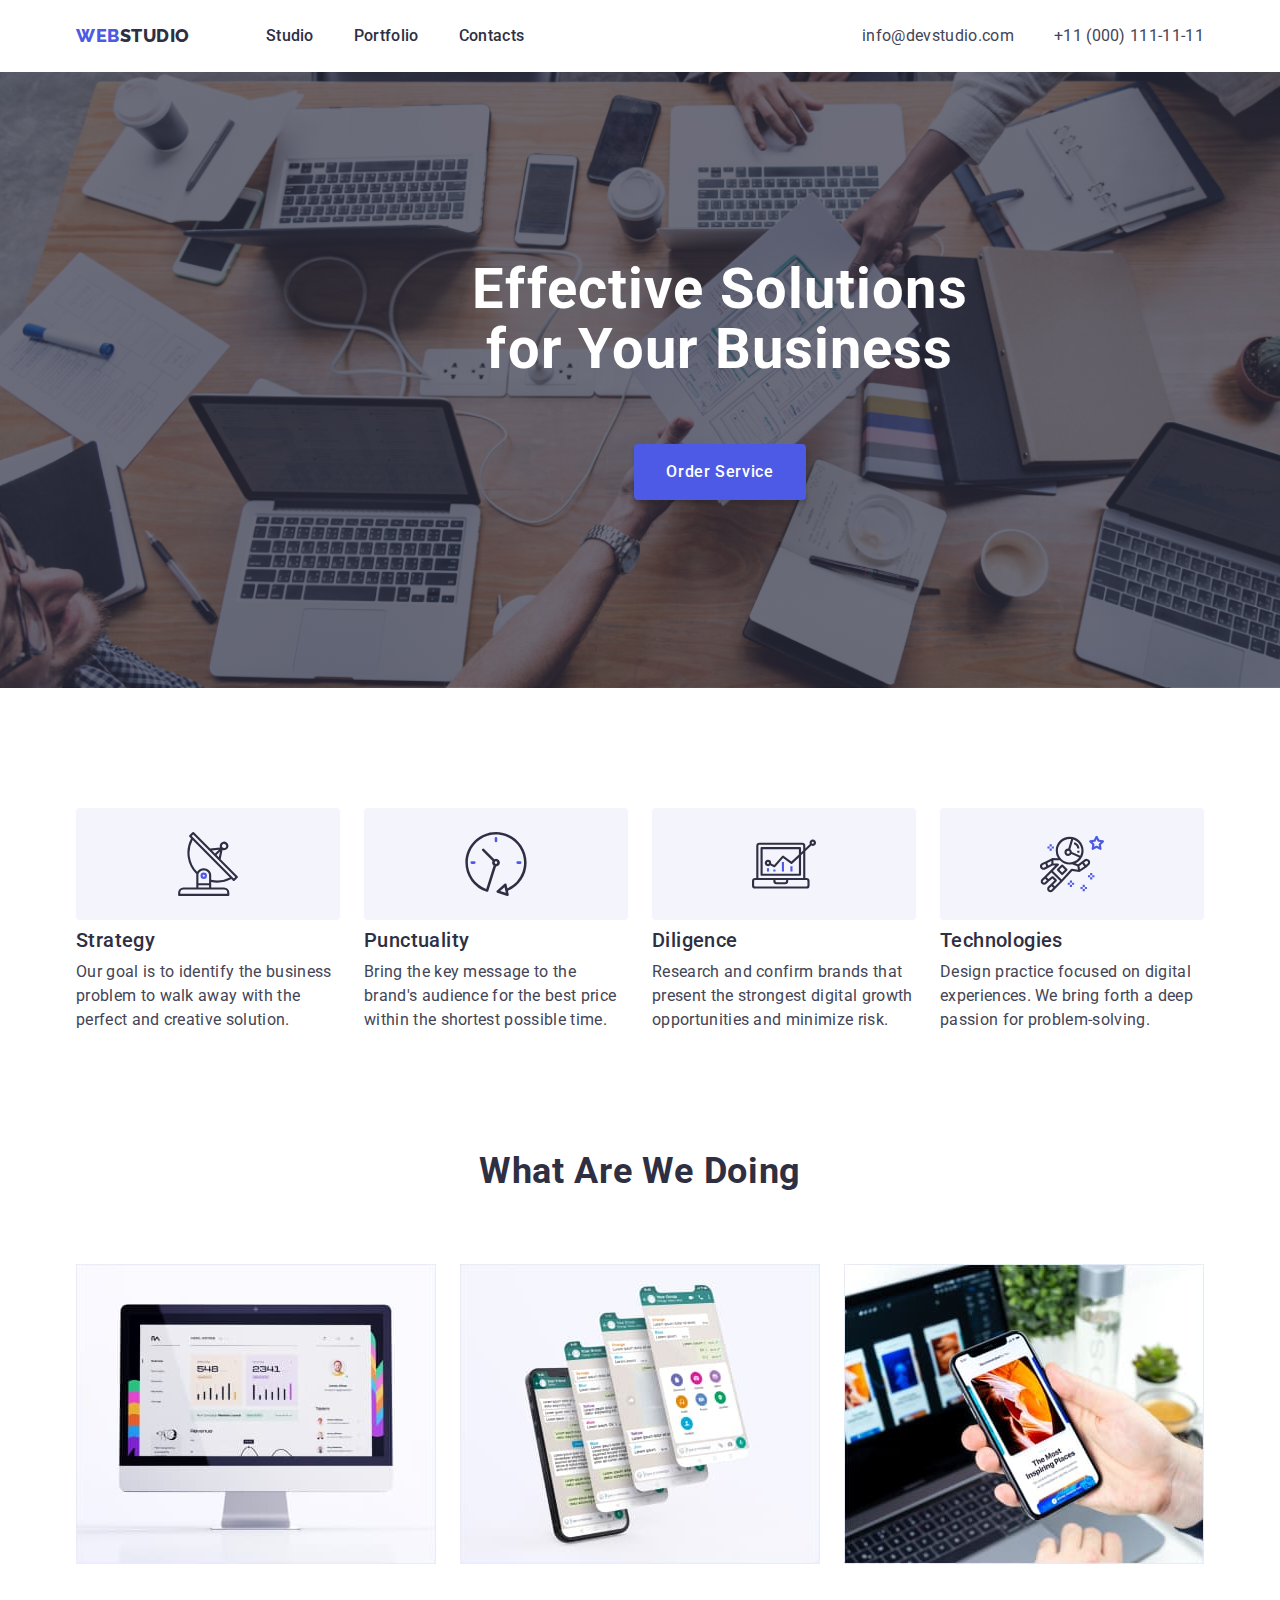
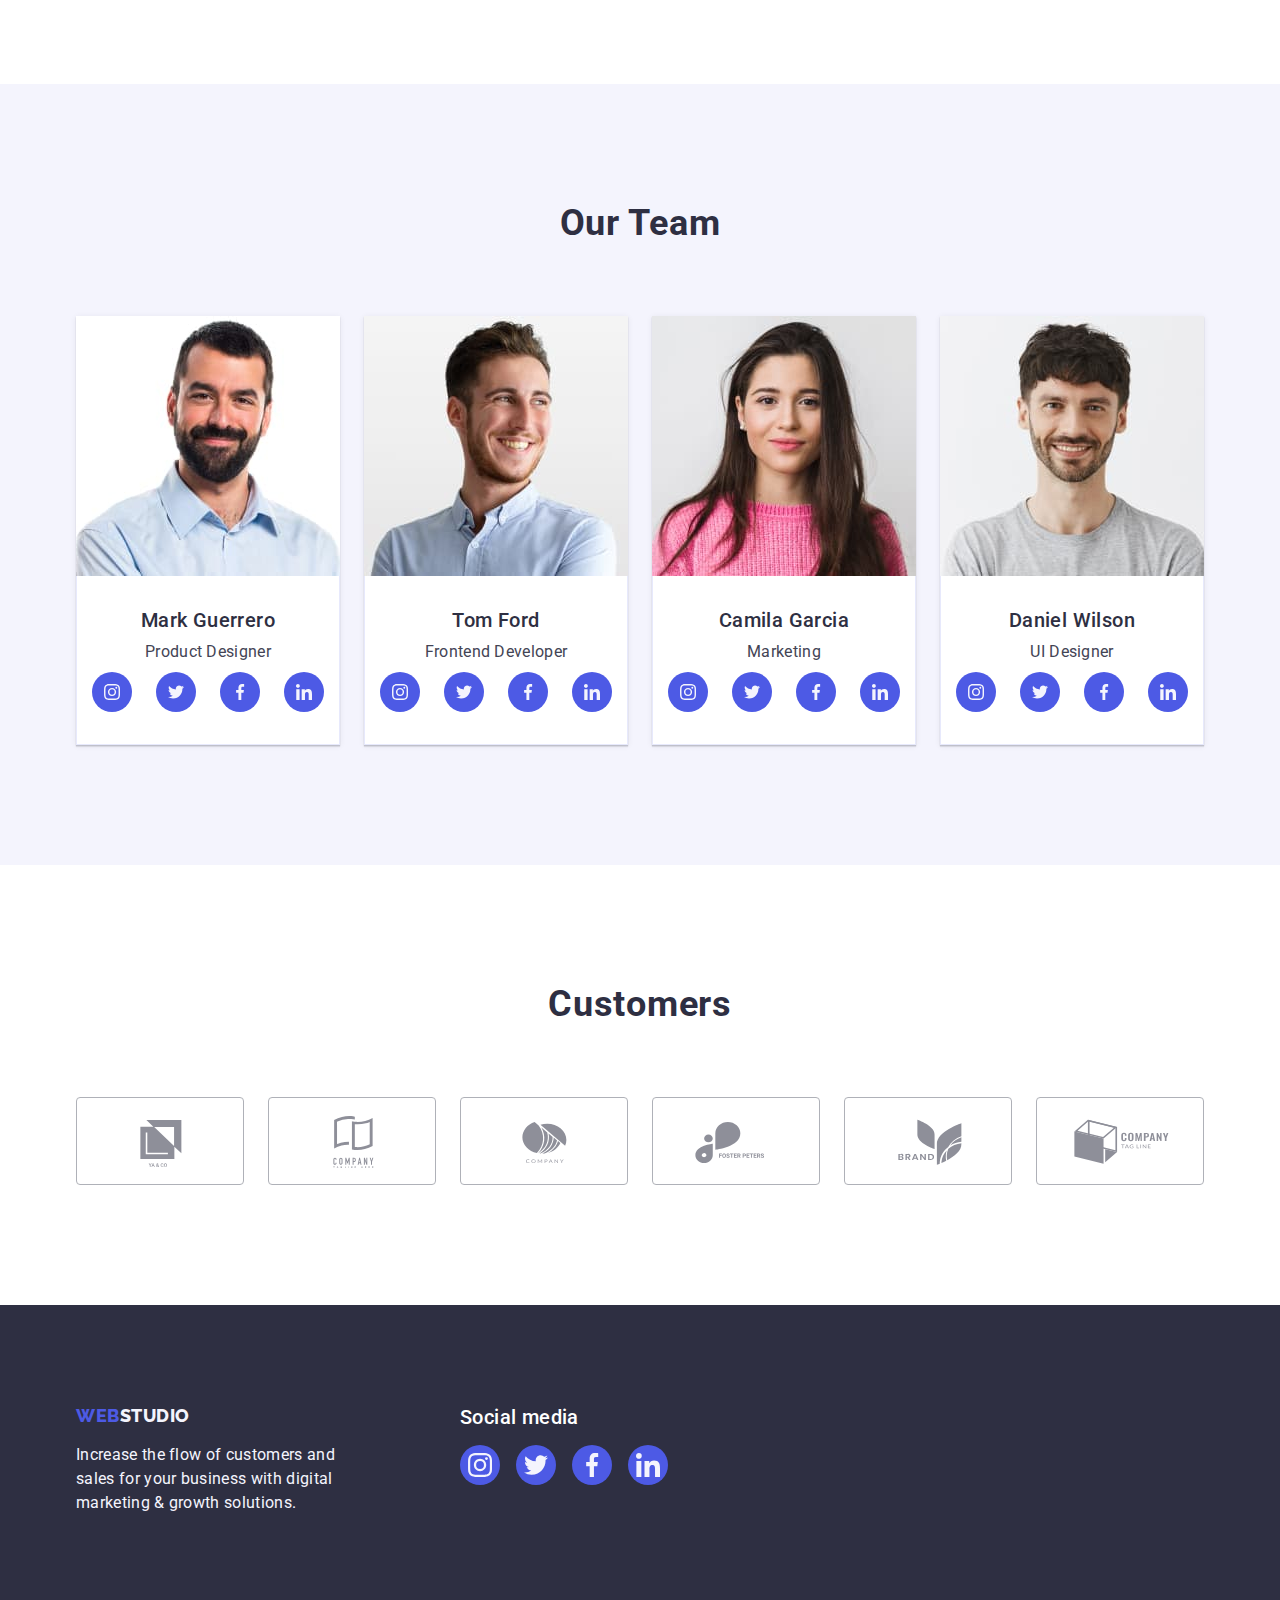
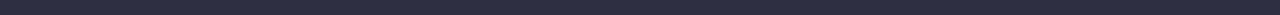
<file: index.html>
<!DOCTYPE html>
<html lang="en">
  <head>
    <meta charset="UTF-8" />
    <meta http-equiv="X-UA-Compatible" content="IE=edge" />
    <meta name="viewport" content="width=device-width, initial-scale=1.0" />
    <title>Document</title>
    <link rel="preconnect" href="https://fonts.googleapis.com" />
    <link rel="preconnect" href="https://fonts.gstatic.com" crossorigin />
    <link
      href="https://fonts.googleapis.com/css2?family=Raleway:wght@800&family=Roboto:wght@400;500;700;900&display=swap"
      rel="stylesheet"
    />
    <link
      rel="stylesheet"
      href="https://cdn.jsdelivr.net/npm/modern-normalize@1.1.0/modern-normalize.min.css"
    />
    <link rel="stylesheet" href="./css/style.css" />
  </head>
  <body>
    <header class="page-header">
      <div class="container page-header-container">
        <nav class="page-nav">
          <a href="./index.html" class="logo link"
            >Web<span class="logo-style">Studio</span></a
          >
          <ul class="menu list">
            <li class="menu-item">
              <a href="./index.html" class="menu-link menu-lin link">Studio</a>
            </li>
            <li class="menu-item">
              <a href="./portfolio.html" class="menu-link link">Portfolio</a>
            </li>
            <li class="menu-item">
              <a href="" class="menu-link link">Contacts</a>
            </li>
          </ul>
        </nav>
        <address class="link course-cleaning">
          <ul class="list addr">
            <li class="livsd">
              <a
                href="mailto:info@devstudio.com"
                class="contact-phone-number link"
                >info@devstudio.com</a
              >
            </li>
            <li>
              <a href="tel:+110001111111" class="contact-phone-number link"
                >+11 (000) 111-11-11</a
              >
            </li>
          </ul>
        </address>
      </div>
    </header>
    <main>
      <section class="hero">
        <div class="container">
          <h1 class="main-title">Effective Solutions for Your Business</h1>
          <button type="button" class="modal-btn">Order Service</button>
        </div>
      </section>
      <section class="section">
        <div class="container">
          <h2 hidden class="suptitle">Business problems</h2>
          <ul class="list first-section">
            <li class="licalc">
              <div class="social-list-ic">
                <svg class="" width="64" height="64">
                  <use href="./images/icons.svg#icon-antenna"></use>
                </svg>
              </div>
              <h3 class="the-third-title">Strategy</h3>
              <p class="hero-text">
                Our goal is to identify the business problem to walk away with
                the perfect and creative solution.
              </p>
            </li>
            <li class="licalc">
              <div class="social-list-ic">
                <svg class="" width="64" height="64">
                  <use href="./images/icons.svg#icon-clock"></use>
                </svg>
              </div>
              <h3 class="the-third-title">Punctuality</h3>
              <p class="hero-text">
                Bring the key message to the brand's audience for the best price
                within the shortest possible time.
              </p>
            </li>
            <li class="licalc">
              <div class="social-list-ic">
                <svg class="" width="64" height="64">
                  <use href="./images/icons.svg#icon-diagram"></use>
                </svg>
              </div>
              <h3 class="the-third-title">Diligence</h3>
              <p class="hero-text">
                Research and confirm brands that present the strongest digital
                growth opportunities and minimize risk.
              </p>
            </li>
            <li class="licalc">
              <div class="social-list-ic">
                <svg class="" width="64" height="64">
                  <use href="./images/icons.svg#icon-astronaut"></use>
                </svg>
              </div>
              <h3 class="the-third-title">Technologies</h3>
              <p class="hero-text">
                Design practice focused on digital experiences. We bring forth a
                deep passion for problem-solving.
              </p>
            </li>
          </ul>
        </div>
      </section>
      <section class="sectionwhat">
        <div class="container">
          <h2 class="suptitle">What are we doing</h2>
          <ul class="list employees">
            <li class="employees-card">
              <img
                src="./images/images1/rect1.jpg"
                alt="computer"
                width="360"
                height="300"
              />
            </li>
            <li class="employees-card">
              <img
                src="./images/images1/rect2.jpg"
                alt="phone"
                width="360"
                height="300"
              />
            </li>
            <li class="employees-card">
              <img
                src="./images/images1/rect3.jpg"
                alt="machinery"
                width="360"
                height="300"
              />
            </li>
          </ul>
        </div>
      </section>
      <section class="section employees-section">
        <div class="container">
          <h2 class="suptitle">Our Team</h2>
          <ul class="list employees ner">
            <li class="employees-ca">
              <img
                src="./images/developers/mark-guerrero.jpg"
                alt="Mark Guerrero"
                width="264"
                height="260"
              />
              <div class="employees-card-content-wraper">
                <h3 class="the-third-title">Mark Guerrero</h3>
                <p class="employees-position">Product Designer</p>
                <ul class="social-list list">
                  <li class="social-list-item">
                    <a href="#" class="social-list-link">
                      <svg class="social-list-icon" width="16" height="16">
                        <use href="./images/icons.svg#icon-instagram"></use>
                      </svg>
                    </a>
                  </li>
                  <li class="social-list-item">
                    <a href="" class="social-list-link">
                      <svg class="social-list-icon" width="16" height="16">
                        <use href="./images/icons.svg#icon-twitter"></use>
                      </svg>
                    </a>
                  </li>
                  <li class="social-list-item">
                    <a href="" class="social-list-link">
                      <svg class="social-list-icon" width="16" height="16">
                        <use href="./images/icons.svg#icon-facebook"></use>
                      </svg>
                    </a>
                  </li>
                  <li class="social-list-item">
                    <a href="" class="social-list-link">
                      <svg class="social-list-icon" width="16" height="16">
                        <use href="./images/icons.svg#icon-linkedin"></use>
                      </svg>
                    </a>
                  </li>
                </ul>
              </div>
            </li>
            <li class="employees-ca">
              <img
                src="./images/developers/tom-ford.jpg"
                alt="Tom Ford"
                width="264"
                height="260"
              />
              <div class="employees-card-content-wraper">
                <h3 class="the-third-title">Tom Ford</h3>
                <p class="employees-position">Frontend Developer</p>
                <ul class="social-list list">
                  <li class="social-list-item">
                    <a href="#" class="social-list-link">
                      <svg class="social-list-icon" width="16" height="16">
                        <use href="./images/icons.svg#icon-instagram"></use>
                      </svg>
                    </a>
                  </li>
                  <li class="social-list-item">
                    <a href="" class="social-list-link">
                      <svg class="social-list-icon" width="16" height="16">
                        <use href="./images/icons.svg#icon-twitter"></use>
                      </svg>
                    </a>
                  </li>
                  <li class="social-list-item">
                    <a href="" class="social-list-link">
                      <svg class="social-list-icon" width="16" height="16">
                        <use href="./images/icons.svg#icon-facebook"></use>
                      </svg>
                    </a>
                  </li>
                  <li class="social-list-item">
                    <a href="" class="social-list-link">
                      <svg class="social-list-icon" width="16" height="16">
                        <use href="./images/icons.svg#icon-linkedin"></use>
                      </svg>
                    </a>
                  </li>
                </ul>
              </div>
            </li>
            <li class="employees-ca">
              <img
                src="./images/developers/camila-garcia.jpg"
                alt="Camila Garcia"
                width="264"
                height="260"
              />
              <div class="employees-card-content-wraper">
                <h3 class="the-third-title">Camila Garcia</h3>
                <p class="employees-position">Marketing</p>
                <ul class="social-list list">
                  <li class="social-list-item">
                    <a href="#" class="social-list-link">
                      <svg class="social-list-icon" width="16" height="16">
                        <use href="./images/icons.svg#icon-instagram"></use>
                      </svg>
                    </a>
                  </li>
                  <li class="social-list-item">
                    <a href="" class="social-list-link">
                      <svg class="social-list-icon" width="16" height="16">
                        <use href="./images/icons.svg#icon-twitter"></use>
                      </svg>
                    </a>
                  </li>
                  <li class="social-list-item">
                    <a href="" class="social-list-link">
                      <svg class="social-list-icon" width="16" height="16">
                        <use href="./images/icons.svg#icon-facebook"></use>
                      </svg>
                    </a>
                  </li>
                  <li class="social-list-item">
                    <a href="" class="social-list-link">
                      <svg class="social-list-icon" width="16" height="16">
                        <use href="./images/icons.svg#icon-linkedin"></use>
                      </svg>
                    </a>
                  </li>
                </ul>
              </div>
            </li>
            <li class="employees-ca">
              <img
                src="./images/developers/daniel-wilson.jpg"
                alt="Daniel Wilson"
                width="264"
                height="260"
              />
              <div class="employees-card-content-wraper ner">
                <h3 class="the-third-title">Daniel Wilson</h3>
                <p class="employees-position">UI Designer</p>
                <ul class="social-list list">
                  <li class="social-list-item">
                    <a href="#" class="social-list-link">
                      <svg class="social-list-icon" width="16" height="16">
                        <use href="./images/icons.svg#icon-instagram"></use>
                      </svg>
                    </a>
                  </li>
                  <li class="social-list-item">
                    <a href="" class="social-list-link">
                      <svg class="social-list-icon" width="16" height="16">
                        <use href="./images/icons.svg#icon-twitter"></use>
                      </svg>
                    </a>
                  </li>
                  <li class="social-list-item">
                    <a href="" class="social-list-link">
                      <svg class="social-list-icon" width="16" height="16">
                        <use href="./images/icons.svg#icon-facebook"></use>
                      </svg>
                    </a>
                  </li>
                  <li class="social-list-item">
                    <a href="" class="social-list-link">
                      <svg class="social-list-icon" width="16" height="16">
                        <use href="./images/icons.svg#icon-linkedin"></use>
                      </svg>
                    </a>
                  </li>
                </ul>
              </div>
            </li>
          </ul>
        </div>
      </section>
      <section class="section">
        <div class="container">
          <h2 class="suptitle">Customers</h2>
          <ul class="social-list list">
            <li class="social-list-item">
              <a href="#" class="social-list-cost">
                <svg class="social-list-iccost" width="104" height="56">
                  <use href="./images/icons.svg#icon-logo"></use>
                </svg>
              </a>
            </li>
            <li class="social-list-item">
              <a href="" class="social-list-cost">
                <svg class="social-list-iccost" width="104" height="56">
                  <use href="./images/icons.svg#icon-logos"></use>
                </svg>
              </a>
            </li>
            <li class="social-list-item">
              <a href="" class="social-list-cost">
                <svg class="social-list-iccost" width="104" height="56">
                  <use href="./images/icons.svg#icon-logoss"></use>
                </svg>
              </a>
            </li>
            <li class="social-list-item">
              <a href="" class="social-list-cost">
                <svg class="social-list-iccost" width="104" height="56">
                  <use href="./images/icons.svg#icon-logosss"></use>
                </svg>
              </a>
            </li>
            <li class="social-list-item">
              <a href="" class="social-list-cost">
                <svg class="social-list-iccost" width="104" height="56">
                  <use href="./images/icons.svg#icon-logossss"></use>
                </svg>
              </a>
            </li>
            <li class="social-list-item">
              <a href="" class="social-list-cost">
                <svg class="social-list-iccost" width="104" height="56">
                  <use href="./images/icons.svg#icon-logosssss"></use>
                </svg>
              </a>
            </li>
          </ul>
        </div>
      </section>
    </main>
    <footer class="footer-style">
      <div class="container social-listfut">
        <div class="futerblok">
          <a href="./index.html" class="logo link"
            >Web<span class="basement-style-logo">Studio</span></a
          >
          <p class="suptitle-theme-light">
            Increase the flow of customers and sales for your business with
            digital marketing & growth solutions.
          </p>
        </div>
        <div class="futerblok">
          <p class="the-third-titlefut">Social media</p>
          <ul class="social-listfutt list">
            <li class="social-list-itemfut">
              <a href="#" class="social-list-linkfut">
                <svg class="social-list-icon" width="24" height="24">
                  <use href="./images/icons.svg#icon-instagram"></use>
                </svg>
              </a>
            </li>
            <li class="social-list-item">
              <a href="" class="social-list-linkfut">
                <svg class="social-list-icon" width="24" height="24">
                  <use href="./images/icons.svg#icon-twitter"></use>
                </svg>
              </a>
            </li>
            <li class="social-list-item">
              <a href="" class="social-list-linkfut">
                <svg class="social-list-icon" width="24" height="24">
                  <use href="./images/icons.svg#icon-facebook"></use>
                </svg>
              </a>
            </li>
            <li class="social-list-item">
              <a href="" class="social-list-linkfut">
                <svg class="social-list-icon" width="24" height="">
                  <use href="./images/icons.svg#icon-linkedin"></use>
                </svg>
              </a>
            </li>
          </ul>
        </div>
      </div>
    </footer>
  </body>
</html>
</file>
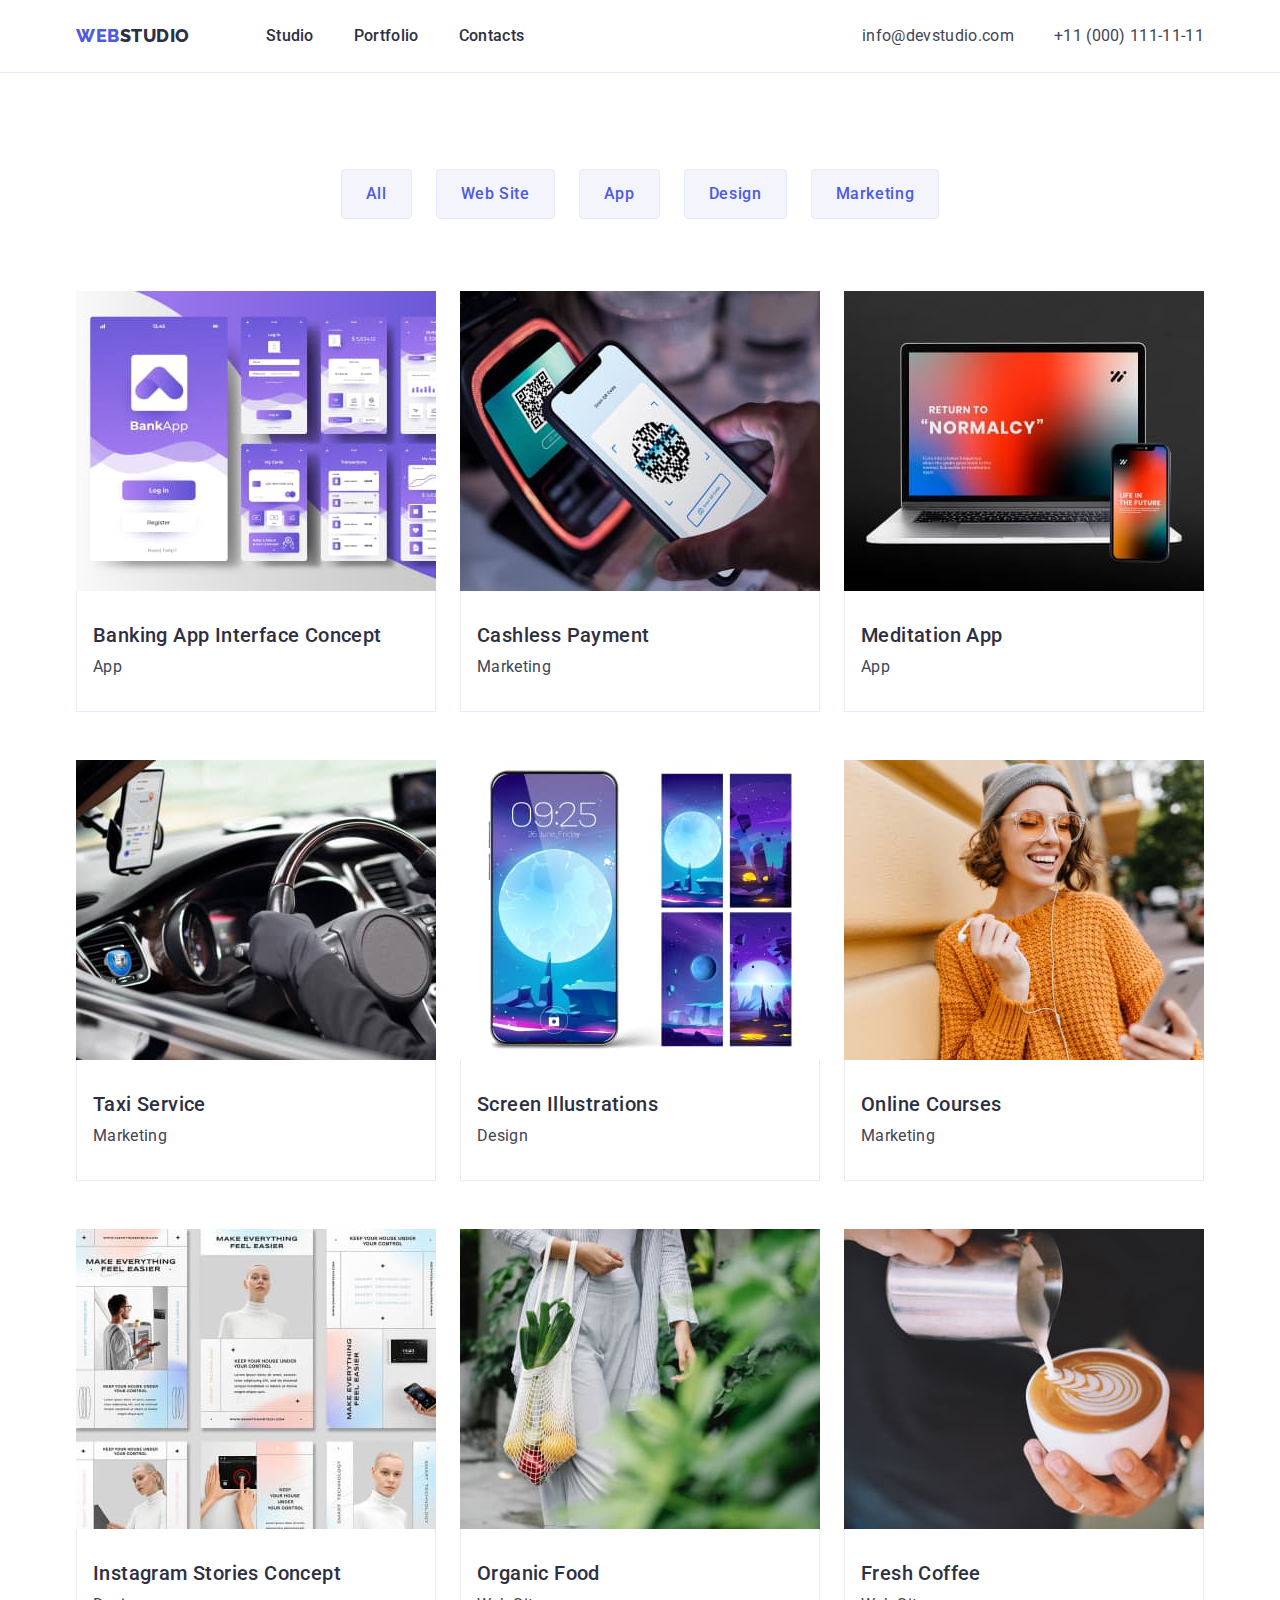
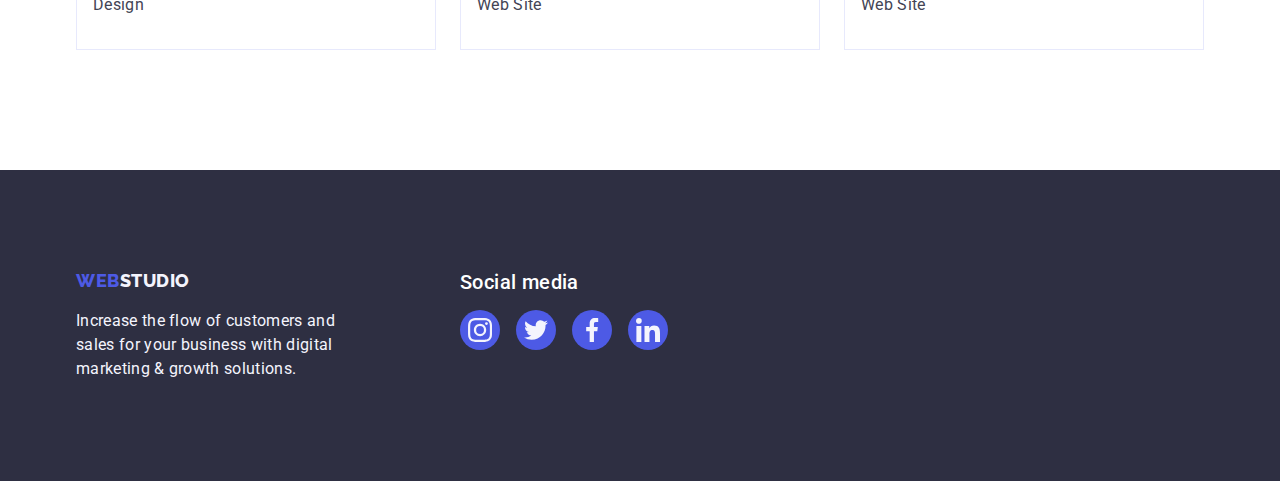
<file: portfolio.html>
<!DOCTYPE html>
<html lang="en">
  <head>
    <meta charset="UTF-8" />
    <meta http-equiv="X-UA-Compatible" content="IE=edge" />
    <meta name="viewport" content="width=device-width, initial-scale=1.0" />
    <title>Document</title>
    <link rel="preconnect" href="https://fonts.googleapis.com" />
    <link rel="preconnect" href="https://fonts.gstatic.com" crossorigin />
    <link
      href="https://fonts.googleapis.com/css2?family=Raleway:wght@800&family=Roboto:wght@400;500;700;900&display=swap"
      rel="stylesheet"
    />
    <link
      rel="stylesheet"
      href="https://cdn.jsdelivr.net/npm/modern-normalize@1.1.0/modern-normalize.min.css"
    />
    <link rel="stylesheet" href="./css/style.css" />
  </head>
  <body>
    <header class="page-header page-head">
      <div class="container page-header-container">
        <nav class="page-nav">
          <a href="./index.html" class="logo link"
            >Web<span class="logo-style">Studio</span></a
          >
          <ul class="menu list">
            <li class="menu-item">
              <a href="./index.html" class="menu-link link">Studio</a>
            </li>
            <li class="menu-item">
              <a href="./portfolio.html" class="menu-link menu-lin link"
                >Portfolio</a
              >
            </li>
            <li class="menu-item">
              <a href="./portfolio.html" class="menu-link link">Contacts</a>
            </li>
          </ul>
        </nav>
        <address class="link course-cleaning">
          <ul class="list addr">
            <li class="livsd">
              <a
                href="mailto:info@devstudio.com"
                class="contact-phone-number link"
                >info@devstudio.com</a
              >
            </li>
            <li>
              <a href="tel:+110001111111" class="contact-phone-number link"
                >+11 (000) 111-11-11</a
              >
            </li>
          </ul>
        </address>
      </div>
    </header>
    <main>
      <section class="section sect">
        <div class="container">
          <h1 class hidden>All about the site</h1>
          <ul class="list but">
            <li>
              <button type="button" class="two-buttons">All</button>
            </li>
            <li>
              <button type="button" class="two-buttons">Web Site</button>
            </li>
            <li>
              <button type="button" class="two-buttons">App</button>
            </li>
            <li>
              <button type="button" class="two-buttons">Design</button>
            </li>
            <li>
              <button type="button" class="two-buttons">Marketing</button>
            </li>
          </ul>
          <ul class="list employees">
            <li class="employees-card">
              <a href="" class="emplo link">
                <img
                  src="./images/portfolio/banking-app-interface-concept.jpg"
                  alt="Banking App Interface Concept"
                  width="360"
                  height="300"
                />
                <div class="employees-card-content-wra">
                  <h2 class="the-third-title">Banking App Interface Concept</h2>
                  <p class="hero-text">App</p>
                </div>
              </a>
            </li>
            <li class="employees-card">
              <a href="" class="emplo link">
                <img
                  src="./images/portfolio/cashless-payment.jpg"
                  alt="Cashless Payment"
                  width="360"
                  height="300"
                />
                <div class="employees-card-content-wra">
                  <h2 class="the-third-title">Cashless Payment</h2>
                  <p class="hero-text">Marketing</p>
                </div>
              </a>
            </li>
            <li class="employees-card">
              <a href="" class="emplo link">
                <img
                  src="./images/portfolio/meditation-app.jpg"
                  alt="Meditation App"
                  width="360"
                  height="300"
                />
                <div class="employees-card-content-wra">
                  <h2 class="the-third-title">Meditation App</h2>
                  <p class="hero-text">App</p>
                </div>
              </a>
            </li>
            <li class="employees-card">
              <a href="" class="emplo link">
                <img
                  src="./images/portfolio/taxi-service.jpg"
                  alt="Taxi Service"
                  width="360"
                  height="300"
                />
                <div class="employees-card-content-wra">
                  <h2 class="the-third-title">Taxi Service</h2>
                  <p class="hero-text">Marketing</p>
                </div>
              </a>
            </li>
            <li class="employees-card">
              <a href="" class="emplo link">
                <img
                  src="./images/portfolio/screen-illustrations.jpg"
                  alt="Screen Illustrations"
                  width="360"
                  height="300"
                />
                <div class="employees-card-content-wra">
                  <h2 class="the-third-title">Screen Illustrations</h2>
                  <p class="hero-text">Design</p>
                </div>
              </a>
            </li>
            <li class="employees-card">
              <a href="" class="emplo link">
                <img
                  src="./images/portfolio/online-courses.jpg"
                  alt="Online Courses"
                  width="360"
                  height="300"
                />
                <div class="employees-card-content-wra">
                  <h2 class="the-third-title">Online Courses</h2>
                  <p class="hero-text">Marketing</p>
                </div>
              </a>
            </li>
            <li class="employees-card">
              <a href="" class="emplo link">
                <img
                  src="./images/portfolio/instagram-stories-concept.jpg"
                  alt="Instagram Stories Concept"
                  width="360"
                  height="300"
                />
                <div class="employees-card-content-wra">
                  <h2 class="the-third-title">Instagram Stories Concept</h2>
                  <p class="hero-text">Design</p>
                </div>
              </a>
            </li>
            <li class="employees-card">
              <a href="" class="emplo link">
                <img
                  src="./images/portfolio/organic-food.jpg"
                  alt="Organic Food"
                  width="360"
                  height="300"
                />
                <div class="employees-card-content-wra">
                  <h2 class="the-third-title">Organic Food</h2>
                  <p class="hero-text">Web Site</p>
                </div>
              </a>
            </li>
            <li class="employees-card">
              <a href="" class="emplo link">
                <img
                  src="./images/portfolio/fresh-coffee.jpg"
                  alt="Fresh Coffee"
                  width="360"
                  height="300"
                />
                <div class="employees-card-content-wra">
                  <h2 class="the-third-title">Fresh Coffee</h2>
                  <p class="hero-text">Web Site</p>
                </div>
              </a>
            </li>
          </ul>
        </div>
      </section>
    </main>
    <footer class="footer-style">
      <div class="container social-listfut">
        <div class="futerblok">
          <a href="./index.html" class="logo link"
            >Web<span class="basement-style-logo">Studio</span></a
          >
          <p class="suptitle-theme-light">
            Increase the flow of customers and sales for your business with
            digital marketing & growth solutions.
          </p>
        </div>
        <div class="futerblok">
          <p class="the-third-titlefut">Social media</p>
          <ul class="social-listfutt list">
            <li class="social-list-itemfut">
              <a href="#" class="social-list-linkfut">
                <svg class="social-list-icon" width="24" height="24">
                  <use href="./images/icons.svg#icon-instagram"></use>
                </svg>
              </a>
            </li>
            <li class="social-list-item">
              <a href="" class="social-list-linkfut">
                <svg class="social-list-icon" width="24" height="24">
                  <use href="./images/icons.svg#icon-twitter"></use>
                </svg>
              </a>
            </li>
            <li class="social-list-item">
              <a href="" class="social-list-linkfut">
                <svg class="social-list-icon" width="24" height="24">
                  <use href="./images/icons.svg#icon-facebook"></use>
                </svg>
              </a>
            </li>
            <li class="social-list-item">
              <a href="" class="social-list-linkfut">
                <svg class="social-list-icon" width="24" height="">
                  <use href="./images/icons.svg#icon-linkedin"></use>
                </svg>
              </a>
            </li>
          </ul>
        </div>
      </div>
    </footer>
  </body>
</html>
</file>
<file: css/style.css>
:root{
    --main-font:'Roboto', sans-serif;
    --font-family-logo:'Raleway', sans-serif;
    --accent-color:#404BBF;
    --contact-color: #434455;
    --button-font-color: #FFFFFF;
    --subtitle-color:#2E2F42;
    --fill-text-color:#F4F4FD;
    --color-different-style:#4D5AE5;
    --cont-col: #E7E9FC;
}
/*скидання початкових відступів*/
h1,h2,h3,h4,p{
    margin-top: 0;
    margin-bottom: 0;
}
ol,ul{
margin-top: 0;
margin-bottom: 0;
padding-left: 0;
}
img{
    display: block;
}
button{
    cursor: pointer;
}
a{
    display: block;
}
/*----------------------------------------------*/

.list{
    list-style: none;
}
.link{
    text-decoration: none;
}

body{
font-family: var(--main-font);
font-weight: 400;
color:var(--contact-color);
}
.container {
    width: 1158px;
    margin-left: auto;
    margin-right: auto;
    padding-left: 15px;
    padding-right: 15px;
}
.page-header-container{
    display: flex; 
    align-items: center;  
    justify-content: space-between;

}
.page-nav{
    display: flex;
    align-items: center;

}
.page-head{
        border-bottom: 1px solid var(--cont-col);
}
.menu{
    display: flex;
}
.addr{
    display: flex;
}

.menu-item:not(:last-child){
    margin-right: 40px;
}
.page-header{
    padding-top: 24px;
    padding-bottom: 24px;
}


.employees{
    display: flex; 
    flex-wrap: wrap;
    gap: 48px 24px;
}

.employees-ca {
box-shadow: 0px 1px 6px rgba(46, 47, 66, 0.08), 0px 1px 1px rgba(46, 47, 66, 0.16), 0px 2px 1px rgba(46, 47, 66, 0.08);
}
.emplo:hover,
.emplo:focus{
box-shadow: 0px 1px 6px rgba(46, 47, 66, 0.08), 0px 1px 1px rgba(46, 47, 66, 0.16), 0px 2px 1px rgba(46, 47, 66, 0.08);
}


.employees-section{
background-color: var(--fill-text-color);
}

.employees-card-content-wraper{
 border: 1px solid var(--cont-col);   
 border-top: none;
padding-top: 32px;
padding-bottom: 32px;
background-color: var(--button-font-color);
}
.employees-card-content-wra {
    border: 1px solid var(--cont-col);
    border-top: none;
    padding-left: 16px;
    padding-top: 32px;
    padding-bottom: 32px;
    width: 360px;
}

.ner{
    text-align: center;
}

.section{
padding-top: 120px;
padding-bottom: 120px;
}
.sectionwhat{
padding-bottom: 120px;
}
.but{
    display: flex;
    justify-content: center;
    margin-bottom: 72px;
    gap: 24px;
}

.first-section{
    display: flex;
    gap: 24px;
}
.first-sectionfut {
    display: flex;
    gap: 120px;
}
.sect{
    padding-top: 96px;
}
.licalc{
flex-basis: calc((100% - 72px) / 4);
}
.licalcsekost{
flex-basis: calc((100% - 360px) / 3);
}
.social-list-item{
flex-basis: calc((100% - 120px) / 6);
}


/*--
---------------HEADER----------------------------*/
.menu-link {
    font-weight: 500;
    font-size: 16px;
    line-height: 1.5;
    letter-spacing: 0.02em;
    color: var(--subtitle-color);
}

.menu-link:hover,
.menu-link:focus {
    color: var(--accent-color);
}
/*.menu-lin{
    color: #404BBF;
    
}
.menu-lin::after {
    content: '';
    display: flex;
    width: 48px;
    height: 4px;
    background-color: var(--accent-color);
    border-radius: 2px;
    margin: 0 auto;
}*/


.contact-phone-number {
    font-size: 16px;
    line-height: 1.5;
    letter-spacing: 0.02em;
    color: var(--contact-color);
    font-style: normal;   
}
.livsd{
margin-right: 40px;
}

.contact-phone-number:hover,
.contact-phone-number:focus {
    color: var(--accent-color);
}
/*-----------------/HEADER----------------------------*/
/*-----------------HERO----------------------------*/
.main-title{
    font-weight: 700;
    font-size: 56px;
    line-height: 1.07;
    letter-spacing: 0.02em;
    color: var(--button-font-color);
    margin-bottom: 64px;
    max-width: 496px;
    margin-left: auto;
    margin-right: auto;
    text-align: center;
}

.suptitle-theme-dark{
color:var(--contact-color);
}
.suptitle-theme-light{
    font-size: 16px;
        line-height: 1.5;
        letter-spacing: 0.02em;
        color: var(--fill-text-color);
        margin-top: 17.5px;

}

.futerblok{
    max-width: 264px;
}
/*-----------------/HERO----------------------------*/

/*-----------------COMPONENTS----------------------------*/
.modal-btn {
    display: block;
    margin-left: auto;
    margin-right: auto;
    text-align: center;
    min-width: 169px;
    font-family: 'Roboto', sans-serif;
    font-weight: 500;
    border: none;
    font-size: 16px;
    line-height: 1.5;
    letter-spacing: 0.04em;
    color:var(--button-font-color);
    background-color: var(--color-different-style);
    border-radius: 4px;
    padding: 16px 32px;
    box-shadow: 0px 4px 4px rgba(0, 0, 0, 0.15);
}
.modal-btn:hover,
.modal-btn:focus {
    background-color:var(--accent-color);
}

.hero-text{
    font-size: 16px;
    line-height: 1.5;
    letter-spacing: 0.02em;
    color: var(--contact-color);
}
.social-list {
    display: flex;
    justify-content: center;
    gap: 24px;
}
.social-listfutt {
    display: flex;
    justify-content: center;
    gap: 16px;
}
.social-listfut{
    display: flex;
        gap: 120px;
}

.social-list-link {
    display: flex;
    justify-content: center;
    align-items: center;
    width: 40px;
    height: 40px;
    border-radius: 50%;
    background-color: var(--color-different-style);
}
.social-list-link:hover,
.social-list-link:focus{
    background-color: var(--accent-color);
}
.social-list-linkfut {
    display: flex;
    justify-content: center;
    align-items: center;
    width: 40px;
    height: 40px;
    border-radius: 50%;
    background-color: var(--color-different-style);
}
.social-list-itemfut{
flex-basis: calc((100% - 48px) / 4);
}
.social-list-linkfut:hover,
.social-list-linkfut:focus{
background-color: #31D0AA;
}
.social-list-icon{
    fill: #F4F4FD;
}

.social-list-ic{
    display: flex;
    justify-content: center;
    align-items: center;
    height: 112px;
    border-radius: 4px;
    background-color: var(--fill-text-color);
    margin-bottom: 8px;
   
}
.social-list-cost {
    display: flex;
    justify-content: center;
    align-items: center;
    height: 88px;
    border: 1px solid #AFB1B8;
    border-radius: 4px;
    background-color: var(--button-font-color);

}
.social-list-iccost{
fill: #8E8F99;
}
.social-list-cost:hover,
.social-list-cost:focus{
border: 1px solid #404BBF;
}
.social-list-cost:hover .social-list-iccost,
.social-list-cost:focus .social-list-iccost {
fill: var(--accent-color);
}

.employees-position{
    font-size: 16px;
        line-height: 1.5;
        letter-spacing: 0.02em;
        color: var(--contact-color);
        margin-bottom: 8px;
}


.suptitle {
    font-weight: 700;
    font-size: 36px;
    line-height: 1.11;
    text-align: center;
    letter-spacing: 0.02em;
    text-transform: capitalize;
    color:var(--subtitle-color);
    margin-bottom: 72px;
}
.the-third-title{
        font-weight: 500;
        font-size: 20px;
        line-height: 1.2;
        letter-spacing: 0.02em;
        color:var(--subtitle-color);
        margin-bottom: 8px;
}
.the-third-titlefut {
    font-weight: 500;
    font-size: 20px;
    line-height: 1.2;
    letter-spacing: 0.02em;
    color: #FFFFFF;
    margin-bottom: 16px;
}
.button-color-first{
    color: var(--button-font-color);
    background-color:var(--accent-color);
}
.logo{
    font-family: var(--font-family-logo);
        font-weight: 800;
        font-size: 18px;
        line-height: 1.17;
        letter-spacing: 0.03em;
        text-transform: uppercase;
        color: var(--color-different-style);
        margin-right: 76px;
        
}
.logo-style{
    color: var(--subtitle-color);
}
.basement-style-logo{
    color:var(--fill-text-color);
}
.hero{
    padding-top: 188px;
    padding-bottom: 188px;
    background-color: var(--subtitle-color);
    background-image: linear-gradient(rgba(46, 47, 66, 0.7), rgba(46, 47, 66, 0.7)), url("../images/hero/bg.jpg");
    background-size: cover;
    width: 1440px;
    margin-left: auto;
    margin-right: auto;
    background-position: center;
    background-repeat: no-repeat;
}
.footer-style{
    padding: 100px 0;
    background-color: var(--subtitle-color);  
}
.course-cleaning{
    font-style: normal;
}
.two-buttons{
    padding: 12px 24px;
    border: 1px solid var(--cont-col);
    border-radius: 4px;
    font-family: "Roboto", sans-serif;
    font-weight: 500;
    font-size: 16px;
    line-height: 1.5;
    text-align: center;
    letter-spacing: 0.04em;
    color:var(--color-different-style);
    background-color: var(--fill-text-color);
}
.two-buttons:hover,
.two-buttons:focus{
color: var(--button-font-color);
background-color: var(--accent-color);
border-color: var(--accent-color);
box-shadow: 0px 3px 1px rgba(0, 0, 0, 0.1), 0px 2px 1px rgba(0, 0, 0, 0.08), 0px 2px 2px rgba(0, 0, 0, 0.12);
}
/*-----------------/COMPONENTS----------------------------*/
</file>
